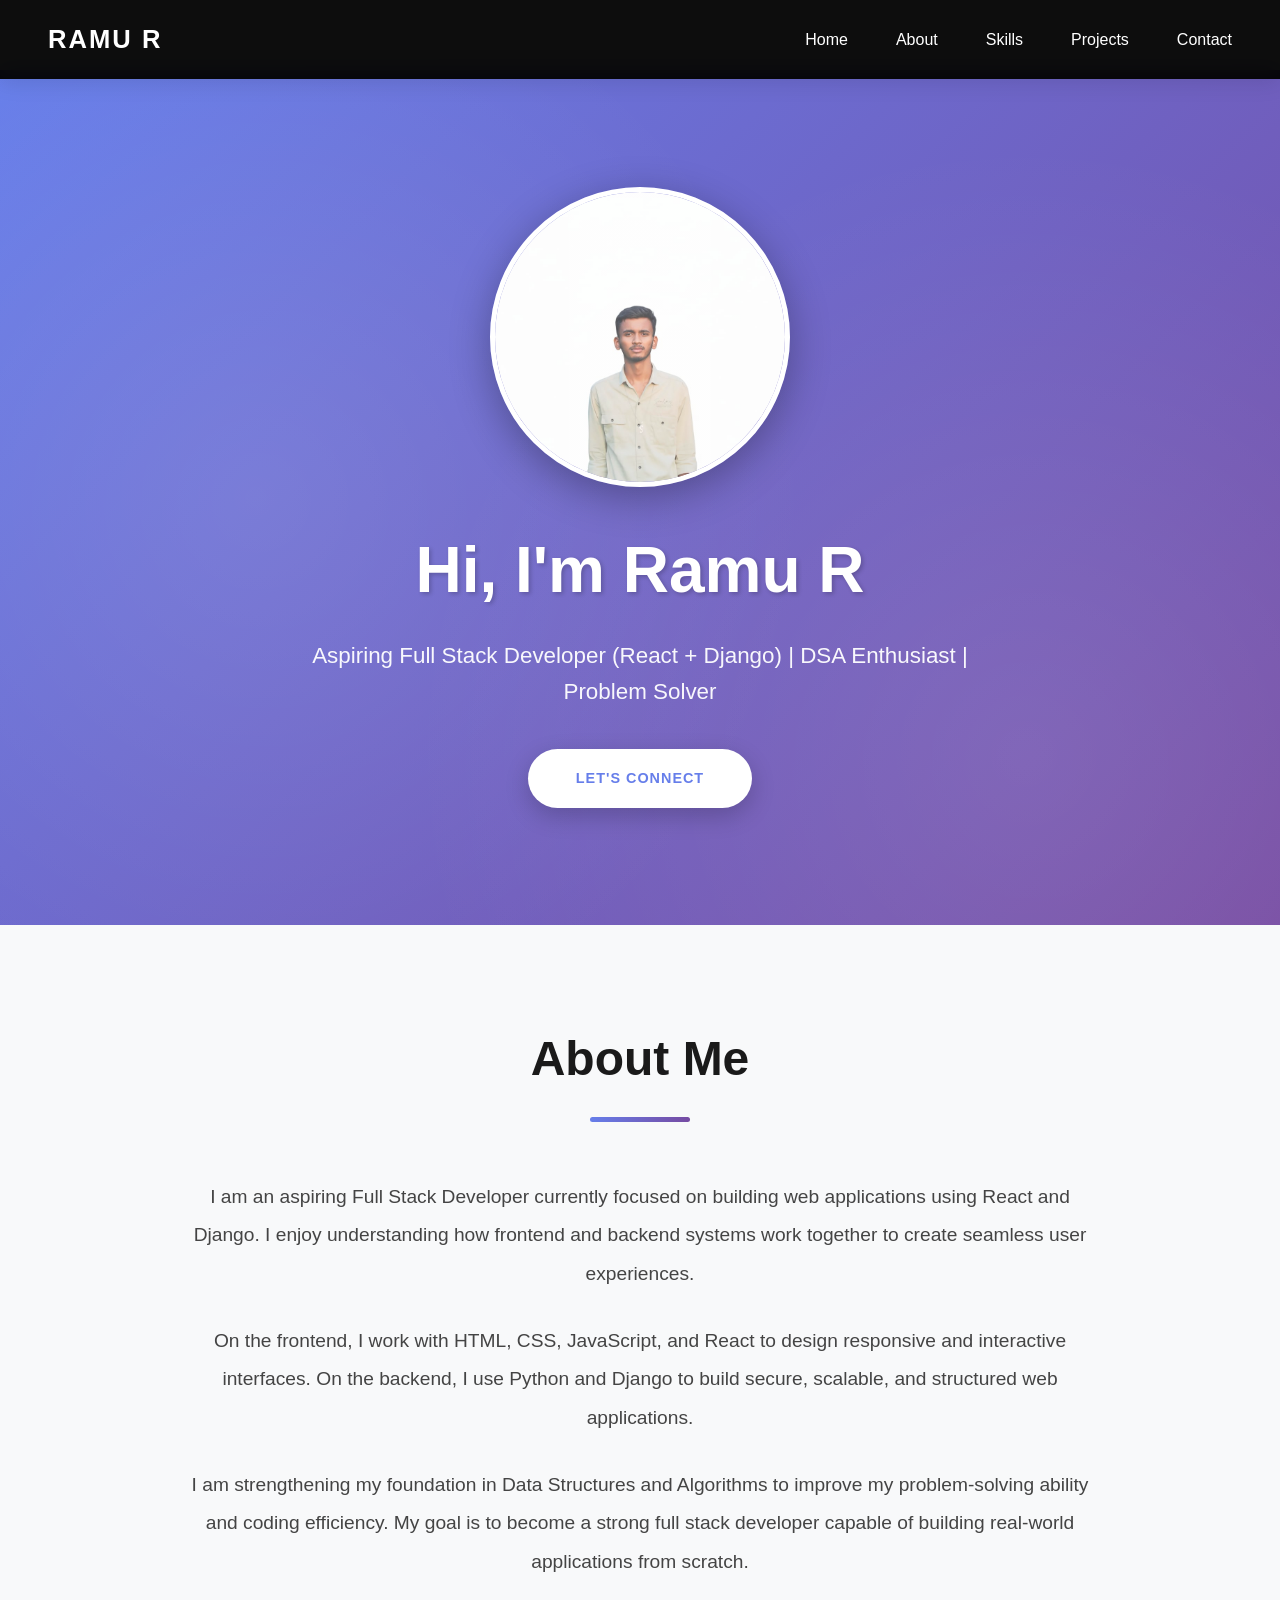
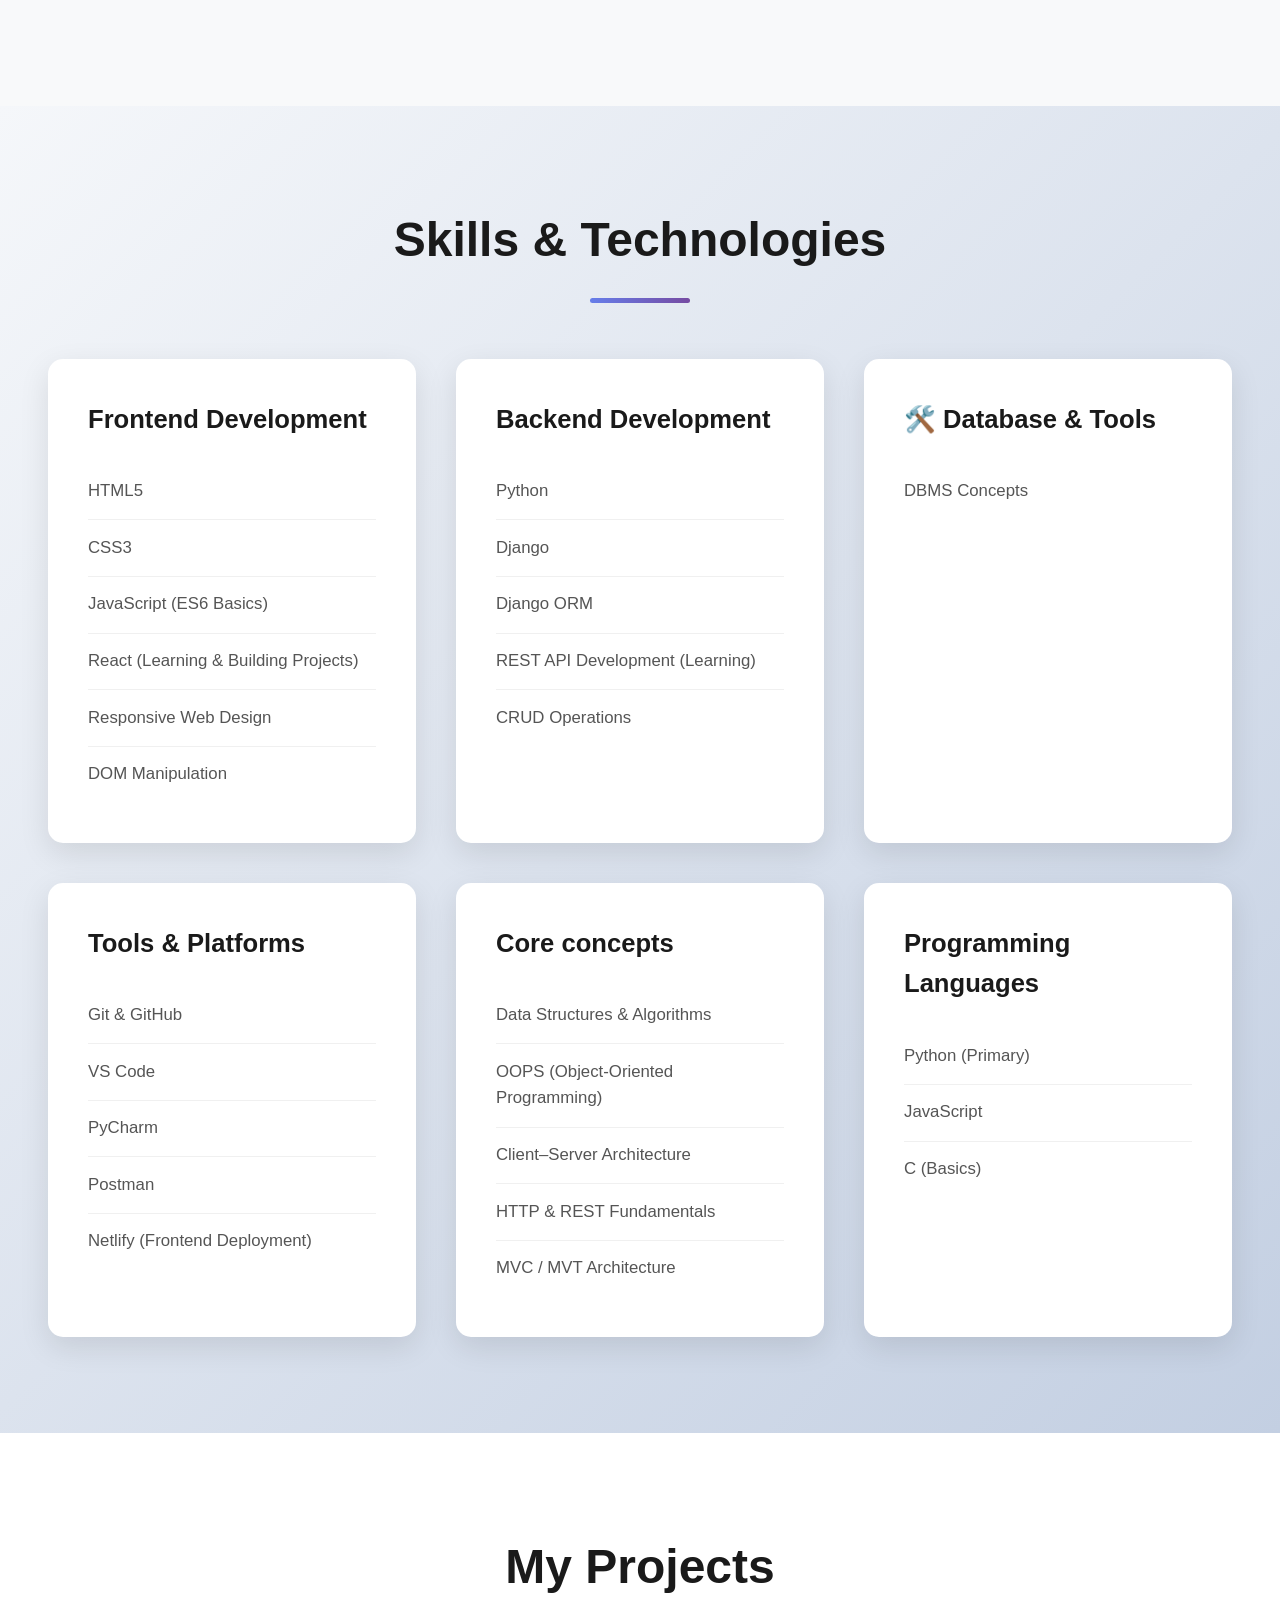
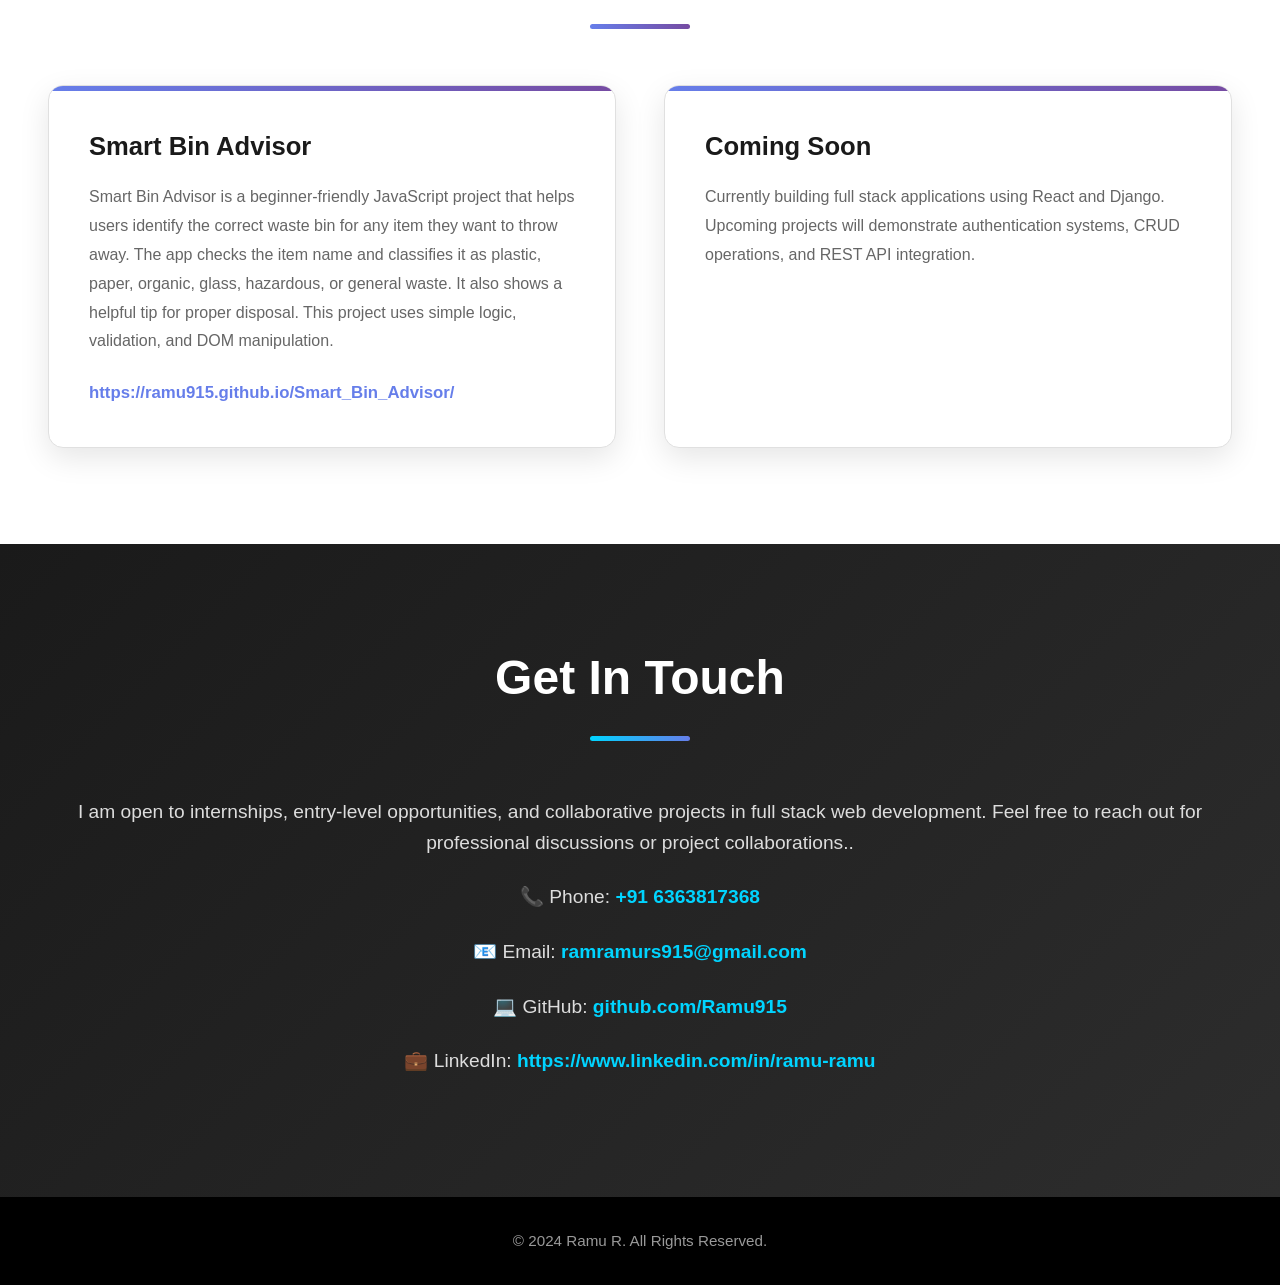
<file: index.html>
<!DOCTYPE html>
<html lang="en">
<head>
    <meta charset="UTF-8">
    <meta name="viewport" content="width=device-width, initial-scale=1.0">
    <title>Ramu R - Developer Portfolio</title>
    <link rel="stylesheet" href="style.css ">
</head>
<body>
    <!-- Navigation -->
    <nav>
        <div class="container">
            <h1>RAMU R</h1>
            <ul>
                <li><a href="#home">Home</a></li>
                <li><a href="#about">About</a></li>
                <li><a href="#skills">Skills</a></li>
                <li><a href="#projects">Projects</a></li>
                <li><a href="#contact">Contact</a></li>
            </ul>
        </div>
    </nav>

    <!-- Hero Section -->
    <section id="home">
        <div class="hero-content">
            <div class="profile-image">
                <img src="WhatsApp Image 2025-11-25 at 12.23.46 AM.jpeg" alt="Ramu R">
            </div>
            <h2>Hi, I'm Ramu R</h2>
            <p>Aspiring Full Stack Developer (React + Django) | DSA Enthusiast | Problem Solver</p>
            <a href="#contact" class="btn">Let's Connect</a>
        </div>
    </section>

    <!-- About Section -->
    <section id="about">
        <h2 class="section-title">About Me</h2>
        <div class="about-content">
            <p>
            I am an aspiring Full Stack Developer currently focused on building web applications using React and Django. I enjoy understanding how frontend and backend systems work together to create seamless user experiences.            </p>
            <p>
            On the frontend, I work with HTML, CSS, JavaScript, and React to design responsive and interactive interfaces. On the backend, I use Python and Django to build secure, scalable, and structured web applications.            </p>
            <p>I am strengthening my foundation in Data Structures and Algorithms to improve my problem-solving ability and coding efficiency. My goal is to become a strong full stack developer capable of building real-world applications from scratch.</p>
        </div>
    </section>

    <!-- Skills Section -->
    <section id="skills">
        <h2 class="section-title">Skills & Technologies</h2>
        <div class="skills-container">
            <div class="skills-grid">
                <div class="skill-card">
                    <h3>Frontend Development</h3>
                    <ul class="skill-list">
                        <li>HTML5</li>
                        <li>CSS3</li>
                        <li>JavaScript (ES6 Basics)</li>
                        <li>React (Learning & Building Projects)</li>
                        <li>Responsive Web Design</li>
                        <li>DOM Manipulation</li>
                    </ul>
                </div>
                <div class="skill-card">
                    <h3>Backend Development</h3>
                    <ul class="skill-list">
                       <li>Python</li>
                        <li>Django</li>
                        <li>Django ORM</li>
                        <li>REST API Development (Learning)</li>
                        <li>CRUD Operations</li>
                    </ul>
                </div>
                <div class="skill-card">
                    <h3>🛠️ Database & Tools</h3>
                    <ul class="skill-list">
                        <li>DBMS Concepts</li>
                    </ul>
                </div>
                <div class="skill-card">
                    <h3>Tools & Platforms</h3>
                    <ul class="skill-list">
                        <li>Git & GitHub</li>
                        <li>VS Code</li>
                        <li>PyCharm</li>
                        <li>Postman</li>
                        <li>Netlify (Frontend Deployment)</li>
                    </ul>
                </div>

                 <div class="skill-card">
                    <h3>Core concepts</h3>
                    <ul class="skill-list">
                        <li>Data Structures & Algorithms</li>
                        <li>OOPS (Object-Oriented Programming)</li>
                        <li>Client–Server Architecture</li>
                        <li>HTTP & REST Fundamentals</li>
                        <li>MVC / MVT Architecture</li>
                    </ul>
                </div>

                <div class="skill-card">
                    <h3>Programming Languages</h3>
                    <ul class="skill-list">
                        <li>Python (Primary)</li>
                        <li>JavaScript</li>
                        <li>C (Basics)</li>
                    </ul>
                </div>

                
            </div>
        </div>
    </section>

    <!-- Projects Section -->
    <section id="projects">
        <h2 class="section-title">My Projects</h2>
        <div class="projects-grid">
            <div class="project-card">
                <div class="project-content">
                    <h3>Smart Bin Advisor</h3>
                    <p>Smart Bin Advisor is a beginner-friendly JavaScript project that helps users identify the correct waste bin for any item they want to throw away. The app checks the item name and classifies it as plastic, paper, organic, glass, hazardous, or general waste. It also shows a helpful tip for proper disposal. This project uses simple logic, validation, and DOM manipulation.</p>
                    <a href="https://ramu915.github.io/Smart_Bin_Advisor/" class="project-link"> https://ramu915.github.io/Smart_Bin_Advisor/</a>
                </div>
            </div>
            <div class="project-card">
                <div class="project-content">
                    <h3>Coming Soon</h3>
            <p>Currently building full stack applications using React and Django. Upcoming projects will demonstrate authentication systems, CRUD operations, and REST API integration.        </p>       </div>
            </div>
        </div>
    </section>

    <!-- Contact Section -->
    <section id="contact">
        <h2 class="section-title">Get In Touch</h2>
        <div class="contact-info">
            
            <p>I am open to internships, entry-level opportunities, and collaborative projects in full stack web development. Feel free to reach out for professional discussions or project collaborations..</p>
            <p>📞 Phone: <a href="tel:+919876543210">+91 6363817368</a></p>
            <p>📧 Email: <a href="ramramurs915@gmail.com">ramramurs915@gmail.com</a></p>
            <p>💻 GitHub: <a href="https://github.com/Ramu915" target="_blank">github.com/Ramu915</a></p>
            <p>💼 LinkedIn: <a href="https://www.linkedin.com/in/ramu-ramu" target="_blank">https://www.linkedin.com/in/ramu-ramu</a></p>
        </div>
    </section>

    <!-- Footer -->
    <footer>
        <p>&copy; 2024 Ramu R. All Rights Reserved.</p>
    </footer>

    <script src="script.js"></script>
</body>
</html>
</file>
<file: style.css>
* {
            margin: 0;
            padding: 0;
            box-sizing: border-box;
        }

        body {
            font-family: 'Segoe UI', Tahoma, Geneva, Verdana, sans-serif;
            line-height: 1.6;
            color: #333;
            background: #ffffff;
            overflow-x: hidden;
        }

        /* Navigation */
        nav {
            background: rgba(0, 0, 0, 0.95);
            backdrop-filter: blur(10px);
            color: #fff;
            padding: 1.2rem 0;
            position: fixed;
            width: 100%;
            top: 0;
            z-index: 1000;
            box-shadow: 0 4px 20px rgba(0,0,0,0.1);
        }

        nav .container {
            max-width: 1400px;
            margin: 0 auto;
            padding: 0 3rem;
            display: flex;
            justify-content: space-between;
            align-items: center;
        }

        nav h1 {
            font-size: 1.6rem;
            font-weight: 700;
            letter-spacing: 2px;
        }

        nav ul {
            display: flex;
            list-style: none;
            gap: 3rem;
        }

        nav a {
            color: #fff;
            text-decoration: none;
            font-size: 1rem;
            font-weight: 500;
            transition: all 0.3s;
            position: relative;
        }

        nav a::after {
            content: '';
            position: absolute;
            bottom: -5px;
            left: 0;
            width: 0;
            height: 2px;
            background: #00d4ff;
            transition: width 0.3s;
        }

        nav a:hover::after {
            width: 100%;
        }

        nav a:hover {
            color: #00d4ff;
        }

        /* Hero Section with Animation */
        #home {
            margin-top: 70px;
            min-height: 95vh;
            display: flex;
            align-items: center;
            justify-content: center;
            text-align: center;
            background: linear-gradient(135deg, #667eea 0%, #764ba2 100%);
            position: relative;
            overflow: hidden;
            padding: 4rem 2rem;
        }

        #home::before {
            content: '';
            position: absolute;
            top: 0;
            left: 0;
            right: 0;
            bottom: 0;
            background: 
                radial-gradient(circle at 20% 50%, rgba(255,255,255,0.1) 0%, transparent 50%),
                radial-gradient(circle at 80% 80%, rgba(255,255,255,0.1) 0%, transparent 50%);
            animation: float 15s ease-in-out infinite;
        }

        @keyframes float {
            0%, 100% { transform: translateY(0px); }
            50% { transform: translateY(-20px); }
        }

        .hero-content {
            position: relative;
            z-index: 1;
            animation: fadeInUp 1s ease-out;
        }

        @keyframes fadeInUp {
            from {
                opacity: 0;
                transform: translateY(30px);
            }
            to {
                opacity: 1;
                transform: translateY(0);
            }
        }

        .profile-image {
            width: 300px;
            height: 300px;
            margin: 0 auto 2rem;
            border-radius: 50%;
            overflow: hidden;
            border: 5px solid white;
            box-shadow: 0 10px 40px rgba(0,0,0,0.3);
            animation: scaleIn 0.8s ease-out;
            position: relative;
        }

        @keyframes scaleIn {
            from {
                transform: scale(0);
                opacity: 0;
            }
            to {
                transform: scale(1);
                opacity: 1;
            }
        }

        .profile-image::before {
            content: '';
            position: absolute;
            top: -50%;
            left: -50%;
            width: 200%;
            height: 200%;
            background: linear-gradient(45deg, transparent, rgba(255,255,255,0.3), transparent);
            transform: rotate(45deg);
            animation: shine 3s infinite;
        }

        @keyframes shine {
            0% { transform: translateX(-100%) translateY(-100%) rotate(45deg); }
            100% { transform: translateX(100%) translateY(100%) rotate(45deg); }
        }

        .profile-image img {
            width: 100%;
            height: 100%;
            object-fit: cover;
        }

        #home h2 {
            font-size: 4rem;
            margin-bottom: 1rem;
            color: white;
            font-weight: 800;
            text-shadow: 2px 2px 4px rgba(0,0,0,0.2);
        }

        #home p {
            font-size: 1.4rem;
            margin-bottom: 2.5rem;
            color: rgba(255,255,255,0.95);
            max-width: 700px;
            margin-left: auto;
            margin-right: auto;
            font-weight: 400;
        }

        .btn {
            display: inline-block;
            padding: 1.1rem 3rem;
            background: white;
            color: #667eea;
            text-decoration: none;
            border-radius: 50px;
            transition: all 0.4s;
            font-weight: 700;
            letter-spacing: 1px;
            box-shadow: 0 8px 25px rgba(0,0,0,0.2);
            text-transform: uppercase;
            font-size: 0.9rem;
        }

        .btn:hover {
            transform: translateY(-3px);
            box-shadow: 0 12px 35px rgba(0,0,0,0.3);
            background: #00d4ff;
            color: white;
        }

        /* Section Styling */
        section {
            padding: 6rem 3rem;
            max-width: 1400px;
            margin: 0 auto;
            position: relative;
        }

        .section-title {
            font-size: 3rem;
            margin-bottom: 3.5rem;
            text-align: center;
            color: #1a1a1a;
            font-weight: 800;
            position: relative;
            padding-bottom: 1.5rem;
        }

        .section-title::after {
            content: '';
            position: absolute;
            bottom: 0;
            left: 50%;
            transform: translateX(-50%);
            width: 100px;
            height: 5px;
            background: linear-gradient(90deg, #667eea, #764ba2);
            border-radius: 10px;
        }

        /* About Section */
        #about {
            background: #f8f9fa;
        }

        .about-content {
            max-width: 900px;
            margin: 0 auto;
            font-size: 1.2rem;
            line-height: 2;
            color: #444;
            text-align: center;
        }

        .about-content p {
            margin-bottom: 1.8rem;
            animation: fadeIn 1s ease-out;
        }

        @keyframes fadeIn {
            from { opacity: 0; }
            to { opacity: 1; }
        }

        .highlight {
            color: #667eea;
            font-weight: 600;
        }

        /* Skills Section */
        #skills {
            background: linear-gradient(135deg, #f5f7fa 0%, #c3cfe2 100%);
        }

        .skills-container {
            max-width: 1200px;
            margin: 0 auto;
        }

        .skills-grid {
            display: grid;
            grid-template-columns: repeat(auto-fit, minmax(280px, 1fr));
            gap: 2.5rem;
            margin-top: 2rem;
        }

        .skill-card {
            background: white;
            padding: 2.5rem;
            border-radius: 15px;
            box-shadow: 0 10px 30px rgba(0,0,0,0.1);
            transition: all 0.4s;
            position: relative;
            overflow: hidden;
        }

        .skill-card::before {
            content: '';
            position: absolute;
            top: 0;
            left: 0;
            width: 100%;
            height: 5px;
            background: linear-gradient(90deg, #667eea, #764ba2);
            transform: scaleX(0);
            transition: transform 0.4s;
        }

        .skill-card:hover::before {
            transform: scaleX(1);
        }

        .skill-card:hover {
            transform: translateY(-10px) scale(1.02);
            box-shadow: 0 15px 40px rgba(102, 126, 234, 0.3);
        }

        .skill-card h3 {
            color: #1a1a1a;
            margin-bottom: 1.5rem;
            font-size: 1.6rem;
            font-weight: 700;
        }

        .skill-list {
            list-style: none;
        }

        .skill-list li {
            padding: 0.9rem 0;
            border-bottom: 1px solid #f0f0f0;
            color: #555;
            font-size: 1.05rem;
            transition: all 0.3s;
        }

        .skill-list li:hover {
            color: #667eea;
            padding-left: 10px;
        }

        .skill-list li:last-child {
            border-bottom: none;
        }

        /* Projects Section */
        #projects {
            background: white;
        }

        .projects-grid {
            display: grid;
            grid-template-columns: repeat(auto-fit, minmax(350px, 1fr));
            gap: 3rem;
            margin-top: 2rem;
        }

        .project-card {
            background: white;
            border-radius: 15px;
            overflow: hidden;
            box-shadow: 0 10px 30px rgba(0,0,0,0.1);
            transition: all 0.4s;
            border: 1px solid #e0e0e0;
            position: relative;
        }

        .project-card::before {
            content: '';
            position: absolute;
            top: 0;
            left: 0;
            right: 0;
            height: 5px;
            background: linear-gradient(90deg, #667eea, #764ba2);
        }

        .project-card:hover {
            transform: translateY(-10px);
            box-shadow: 0 20px 50px rgba(102, 126, 234, 0.25);
        }

        .project-content {
            padding: 2.5rem;
        }

        .project-content h3 {
            color: #1a1a1a;
            margin-bottom: 1rem;
            font-size: 1.6rem;
            font-weight: 700;
        }

        .project-content p {
            color: #666;
            margin-bottom: 1.5rem;
            line-height: 1.8;
        }

        .project-link {
            color: #667eea;
            text-decoration: none;
            font-weight: 700;
            font-size: 1.05rem;
            transition: all 0.3s;
            display: inline-flex;
            align-items: center;
            gap: 5px;
        }

        .project-link:hover {
            color: #764ba2;
            gap: 10px;
        }

        /* Contact Section */
        #contact {
            background: linear-gradient(135deg, #1a1a1a 0%, #2d2d2d 100%);
            color: white;
            text-align: center;
        }

        #contact h2 {
            color: white;
        }

        #contact .section-title::after {
            background: linear-gradient(90deg, #00d4ff, #667eea);
        }

        .contact-info {
            margin-top: 2rem;
            font-size: 1.2rem;
        }

        .contact-info p {
            margin: 1.5rem 0;
            color: #ddd;
        }

        .contact-info a {
            color: #00d4ff;
            text-decoration: none;
            font-weight: 600;
            transition: all 0.3s;
            border-bottom: 2px solid transparent;
        }

        .contact-info a:hover {
            color: #fff;
            border-bottom: 2px solid #00d4ff;
        }

        /* Footer */
        footer {
            background: #000000;
            color: #999;
            text-align: center;
            padding: 2rem;
            font-size: 0.95rem;
        }

        /* Responsive */
        @media (max-width: 768px) {
            nav .container {
                padding: 0 1.5rem;
            }

            nav ul {
                gap: 1.5rem;
            }

            nav a {
                font-size: 0.9rem;
            }

            #home h2 {
                font-size: 2.5rem;
            }

            #home p {
                font-size: 1.1rem;
            }

            section {
                padding: 4rem 1.5rem;
            }

            .section-title {
                font-size: 2.2rem;
            }

            .skills-grid,
            .projects-grid {
                grid-template-columns: 1fr;
            }
        }
</file>
